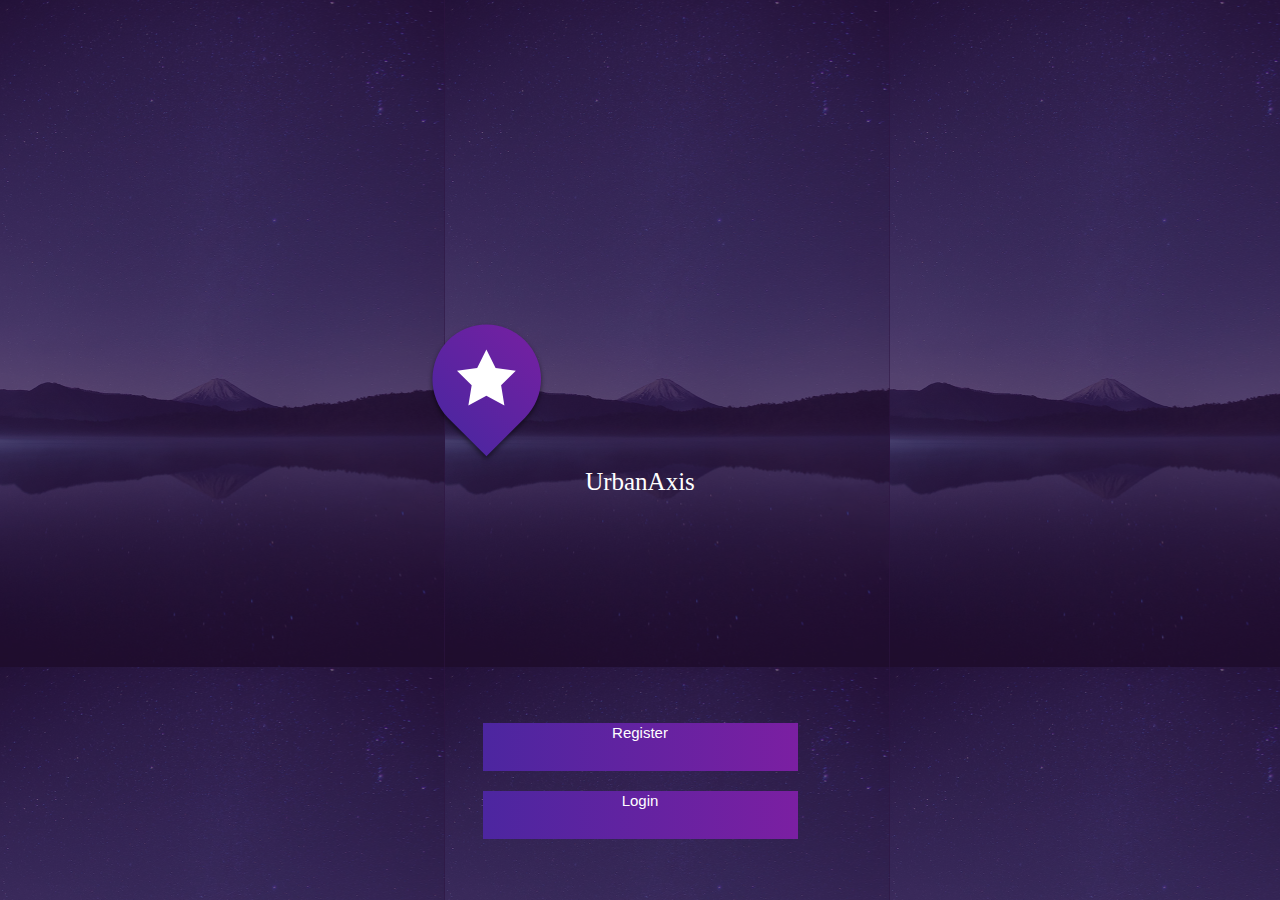
<file: index.html>
<!DOCTYPE html>
<html lang="en">
<head>
    <meta charset="UTF-8">
    <meta name="viewport" content="width=device-width, initial-scale=1.0">
    <meta http-equiv="X-UA-Compatible" content="ie=edge">
    <title>Start side</title>
    <link rel="stylesheet" href="./styles/index.css">
</head>
<body class="background">
    <main>
        <figure class="img-container">
            <img src="./assets/images/Group 163.png">
        </figure>
        <h1 class="h1style h1style--center">UrbanAxis</h1>
        <button class="pstyle start-button"><a class="start-button--white" href="./register.html">Register</a></button>
        <button class="pstyle start-button"><a class="start-button--white" href="./login.html">Login</a></button>
    </main>
</body>
</html>
</file>
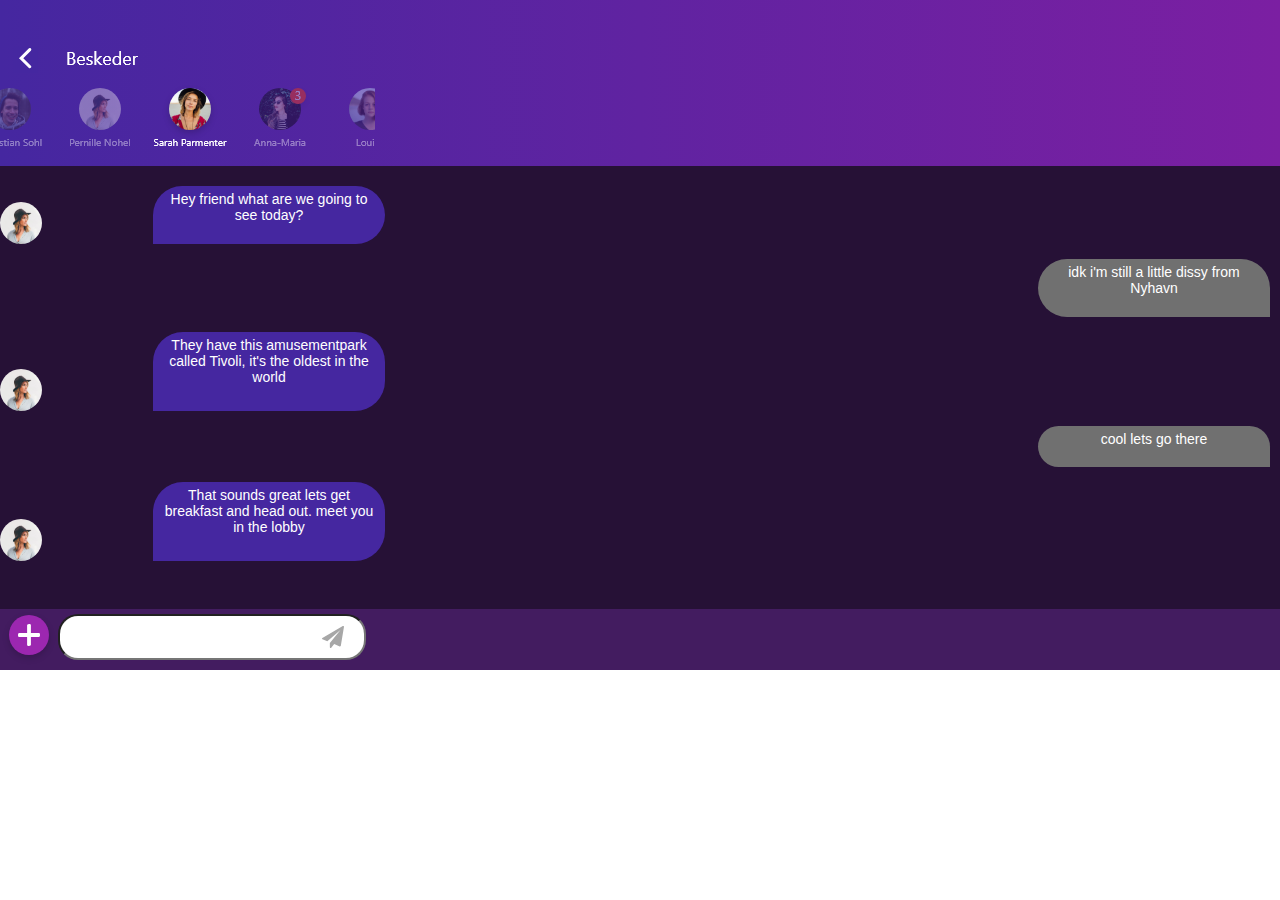
<file: Beskedpanel.html>
<!DOCTYPE html>
<html lang="en">
<head>
    <meta charset="UTF-8">
    <meta name="viewport" content="width=device-width, initial-scale=1.0">
    <meta http-equiv="X-UA-Compatible" content="ie=edge">
    <title>Besked Panel</title>
    <link rel="stylesheet" href="./styles/Beskedpanel.css">
</head>

<body>
    <header class="header">
        <figure class="header__figure">
            <button class="header__1 setup__prior"><img src="./assets/images/pil.png" alt="pil"></button>
            <img class="header__2" src="./assets/images/Group 1.png" alt="">
        </figure>
    </header>
    <main class="background">
        <img class="img--one" src="./assets/images/girl.png" alt="">
        <div class="boxblue boxblue--one">
            <p class="textstyle">Hey friend what are we going to see today?</p>
        </div>
        <div class="boxgrey boxgrey--one">
            <p class="textstyle">idk i'm still a little dissy from Nyhavn</p>
        </div>
        <img class="img--two" src="./assets/images/girl.png" alt="">
        <div class="boxblue boxblue--two">
            <p class="textstyle">They have this amusementpark called Tivoli, it's the oldest in the world</p>
        </div>
        <div class="boxgrey boxgrey--two">
            <p class="textstyle">cool lets go there</p>
        </div>
        <img class="img--three" src="./assets/images/girl.png" alt="">
        <div class="boxblue boxblue--three">
            <p class="textstyle">That sounds great lets get breakfast and head out. meet you in the lobby</p>
        </div>
    </main>
    <footer class="footer">
        <figure>
            <img src="./assets/images/Plus Media.png" alt="">
        </figure>
        <form class="form-wrapper">
            <input class="form" type="text"> 
        </form>
    </footer>
    <script src="./assets/scripts/map.js"></script>
</body>

</html>
</file>
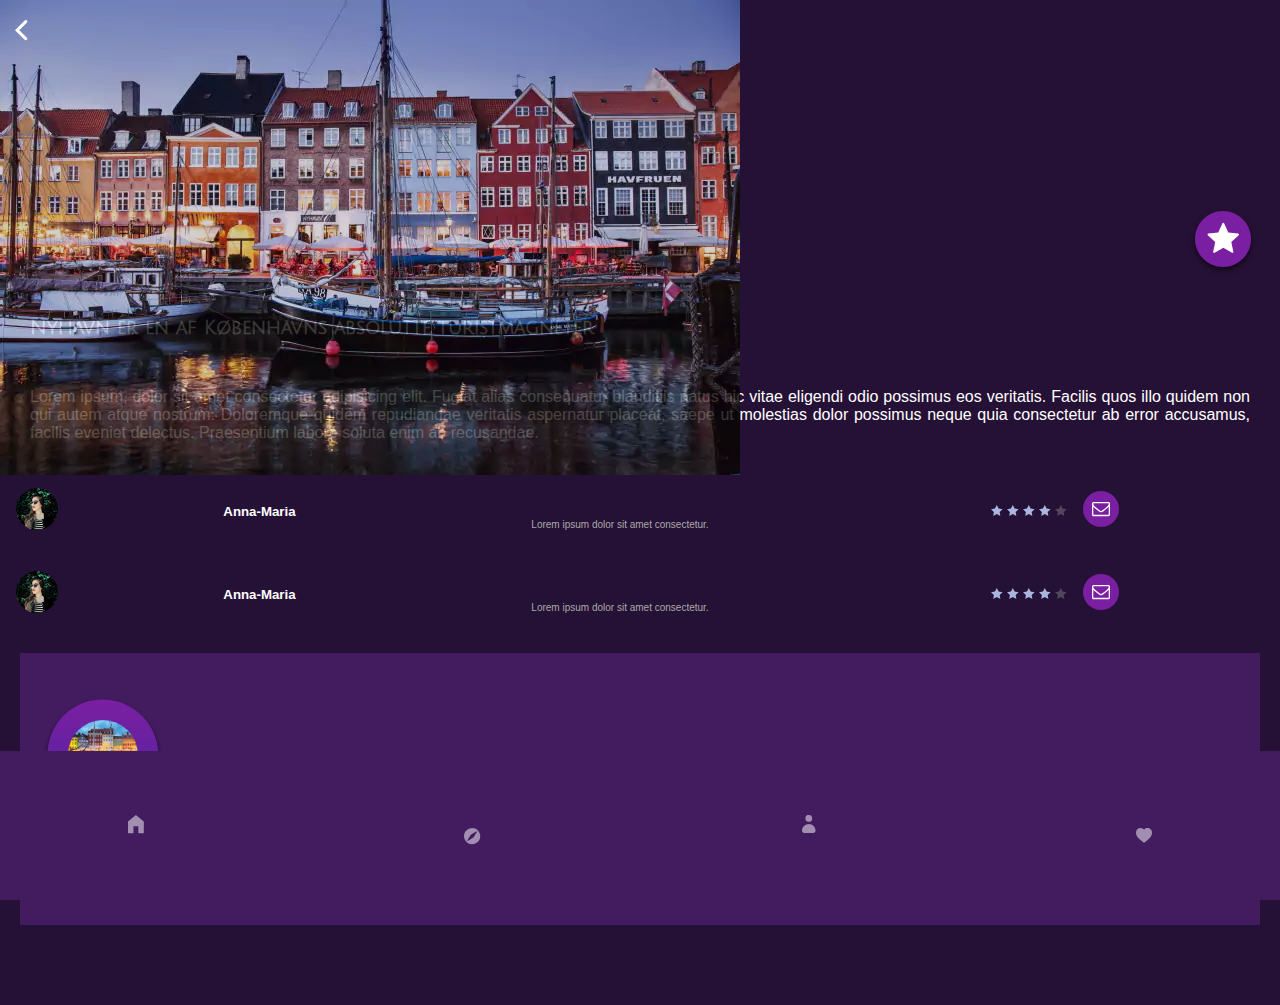
<file: detajleside.html>
<!DOCTYPE html>
<html lang="en">

<head>
    <meta charset="UTF-8">
    <meta name="viewport" content="width=device-width, initial-scale=1.0">
    <meta http-equiv="X-UA-Compatible" content="ie=edge">
    <link rel="stylesheet" href="./styles/detaljeside.css">
    <link href="https://fonts.googleapis.com/css?family=Julius+Sans+One" rel="stylesheet">
    <link rel="stylesheet" href="./styles/footer.css">
    <script src="./assets/scripts/map.js"></script>
    <title>Document</title>
</head>

<body>
    <div class="topcontainer">
        <img class="backbutton setup__prior" src="./assets/images/tilbageknap.png" alt="backbutton">
        <img class="topcontainer__mainpicture" src="./assets/images/nyhavn.jpg" alt="picture">
        <img class="topcontainer__starbutton" src="./assets/images/stjerne.png" alt="">
        <div class="infocontainer">
            <h3 class="infocontainer__h3">Nyhavn er en af Københavns absolutte turistmagneter</h3>
            <p class="p">
                <p>Lorem ipsum, dolor sit amet consectetur adipisicing elit. Fugiat alias consequatur blanditiis natus
                    hic vitae eligendi odio possimus eos veritatis. Facilis quos illo quidem non qui autem atque
                    nostrum. Doloremque quidem repudiandae veritatis aspernatur placeat, saepe ut molestias dolor
                    possimus neque quia consectetur ab error accusamus, facilis eveniet delectus. Praesentium labore
                    soluta enim ab recusandae.</p>
        </div>
        <div class="profilmail">
            <img class="profilmail__profilimg" src="./assets/images/Avatar.png" alt="profilimg">
            <div class="information information--position-one">
                <h5 class="name">Anna-Maria</h5>
                <img class="rating" src="./assets/images/Rating.png" alt="rating">
                <p class="anmeldelser">Lorem ipsum dolor sit amet consectetur.</p>
            </div>
            <img class="mailbutton mailbutton--positon-one" src="./assets/images/Message Symbol.png" alt="mailbutton">
            <img class="profilmail__profilimg" src="./assets/images/Avatar.png" alt="profilimg">
            <div class="information information--position-two">
                <h5 class="name">Anna-Maria</h5>
                <img class="rating" src="./assets/images/Rating.png" alt="rating">
                <p class="anmeldelser">Lorem ipsum dolor sit amet consectetur.</p>
            </div>
            <img class="mailbutton mailbutton--positon-one" src="./assets/images/Message Symbol.png" alt="mailbutton">
        </div>
    </div>

    <div class="commentform">
        <h4>Nyhavn</h4>
        <img class="formrating" src="./assets/images/Rating.png" alt="">
        <img class="formimg1" src="./assets/images/Path 114.png" alt="">
        <img class="formimg2" src="./assets/images/Mask Group 6.png" alt=""> 
        <form class="commentform__form" action="" method="">
                <label for="kommentar"></label>
                <textarea name="kommentar" id="kommentar" cols="40" rows="5"></textarea>
        </form>
    </div>
    <footer class="footer">
            <a class="footer__position" href="oplev.html"><img src="./assets/images/home.png" alt="Home"></a>
            <a class="footer__position footer__position--align footer__position--show" href="map.html"><img src="./assets/images/map.png" alt="Map"></a>
            <a class="footer__position" href="profilom.html"><img src="./assets/images/om.png" alt="om"></a>
            <a class="footer__position footer__position--align" href="profilfavoriter.html"><img src="./assets/images/favorit.png" alt="favorit"></a>
        </footer>
</body>

</html>
</file>
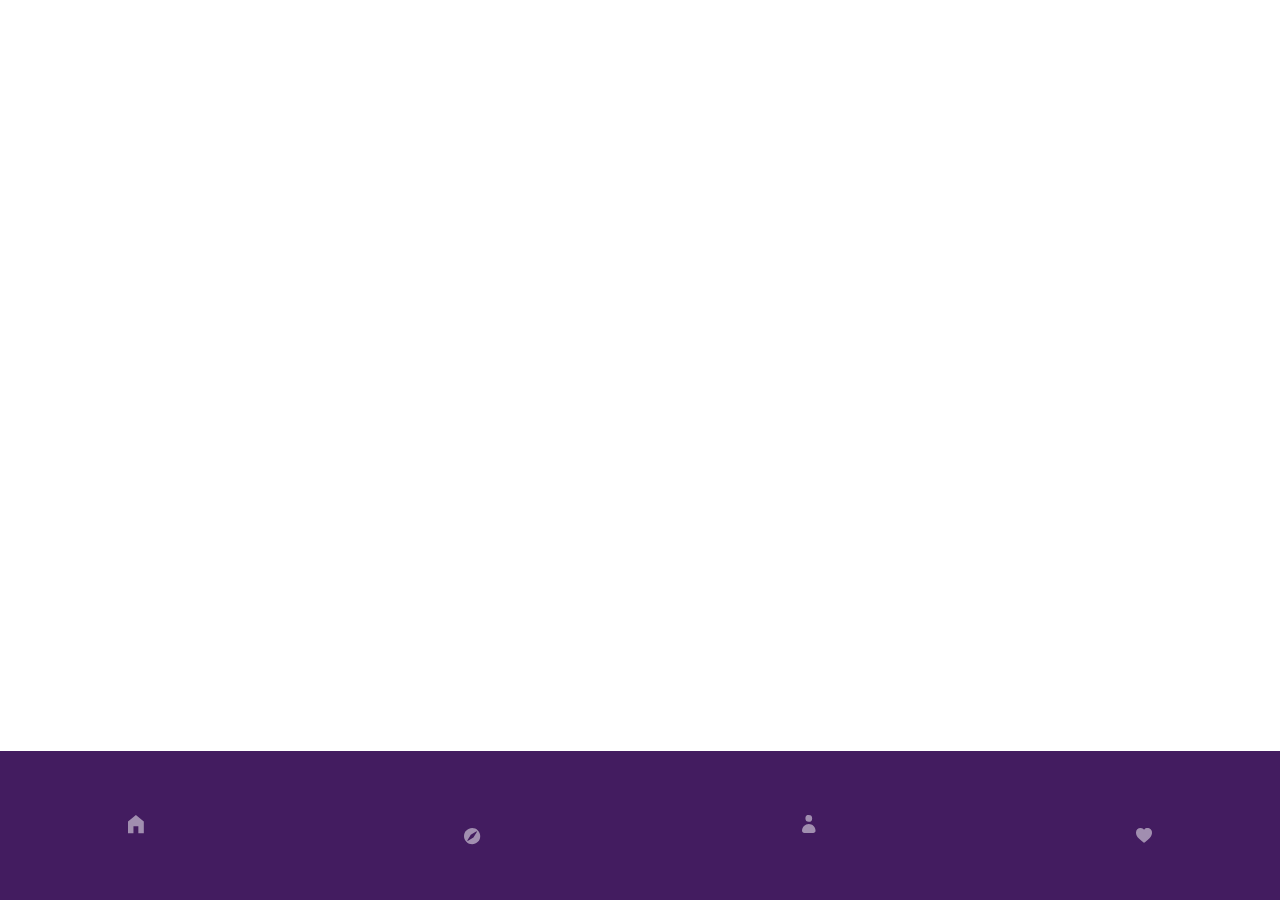
<file: footer.html>
<!DOCTYPE html>
<html lang="en">
<head>
    <meta charset="UTF-8">
    <meta name="viewport" content="width=device-width, initial-scale=1.0">
    <meta http-equiv="X-UA-Compatible" content="ie=edge">
    <link rel="stylesheet" href="./styles/footer.css">
    <title>Document</title>
</head>
<body>
    <footer class="footer">
        <a class="footer__position" href="oplev.html"><img src="./assets/images/home.png" alt="Home"></a>
        <a class="footer__position footer__position--align footer__position--show" href="map.html"><img src="./assets/images/map.png" alt="Map"></a>
        <a class="footer__position" href="profilom.html"><img src="./assets/images/om.png" alt="om"></a>
        <a class="footer__position footer__position--align" href="profilfavoriter.html"><img src="./assets/images/favorit.png" alt="favorit"></a>
    </footer>
</body>
</html>
</file>
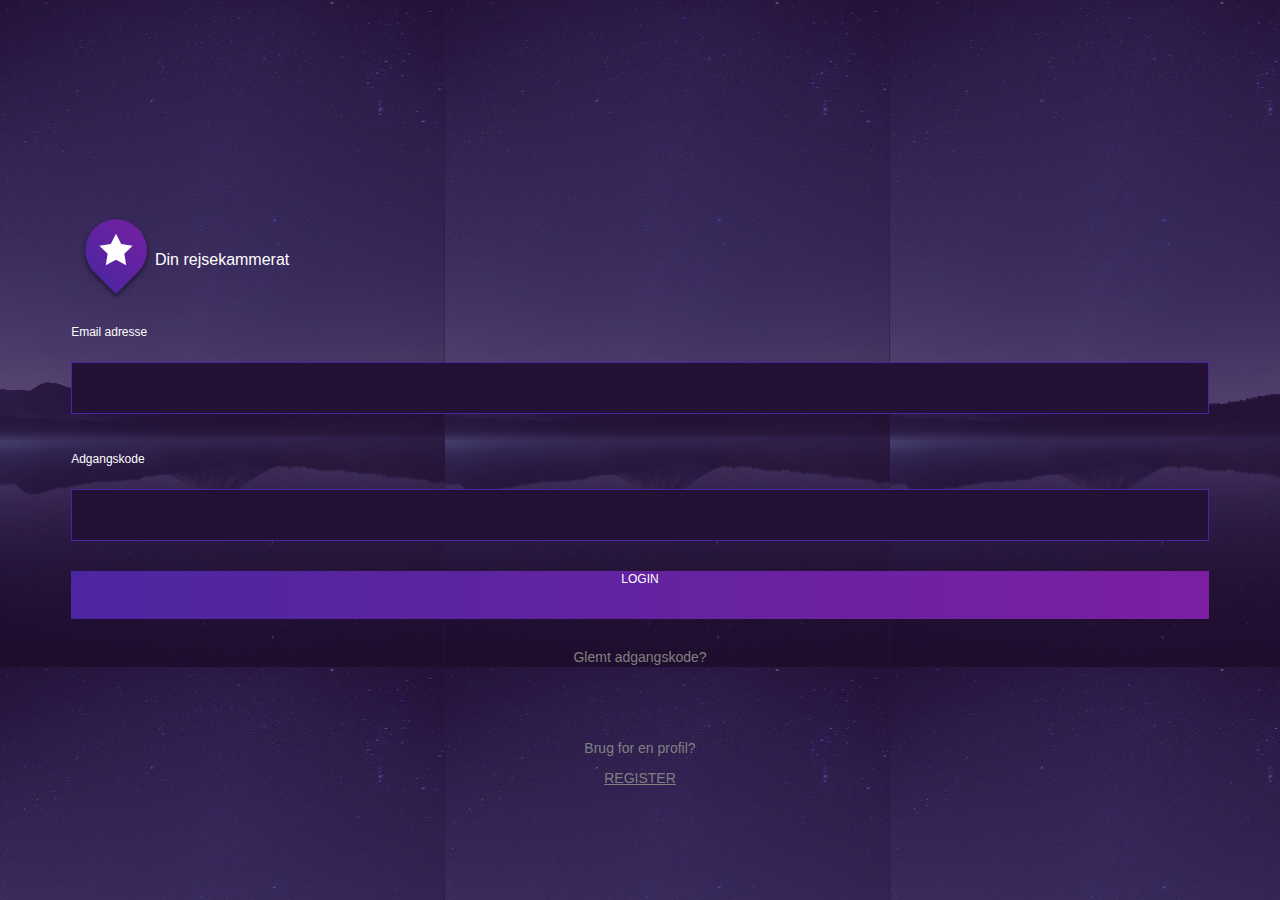
<file: login.html>
<!DOCTYPE html>
<html lang="en">
<head>
    <meta charset="UTF-8">
    <meta name="viewport" content="width=device-width, initial-scale=1.0">
    <meta http-equiv="X-UA-Compatible" content="ie=edge">
    <title>Login</title>
    <link rel="stylesheet" href="./styles/login.css">
</head>
<body class="background">
    <main>
        <figure class="img-container">
            <img class="img-container--img" src="./assets/images/register.png">
            <p class="img-container--pstyle">Din rejsekammerat</p>
        </figure>
        <form action="" class="form-container">
            <label class="form-container__label" for="mail">Email adresse</label>
            <br>
            <input class="form-container__input" id="mail" name="mail" type="mail" required minlength="5" maxlength="15">
            <br>
            <label class="form-container__label" for="pw">Adgangskode</label>
            <br>
            <input class="form-container__input" id="pw" name="password" type="password" required minlength="8" maxlength="15">
        </form>
        <button class="pstyle start-button"><a class="start-button--white" href="./oplev.html">LOGIN</a></button>
        <p class="pstyle__last">Glemt adgangskode?</p>
    </main>
    <footer class="footerstyle">
        <p class="pstyle__last">Brug for en profil?</p>
        <p class="pstyle__last"><a class="pstyle__last--line" href="./register.html">REGISTER</a></p>
    </footer>
    <script src="./assets/scripts/login.js"></script>










    
</body>
</html>
</file>
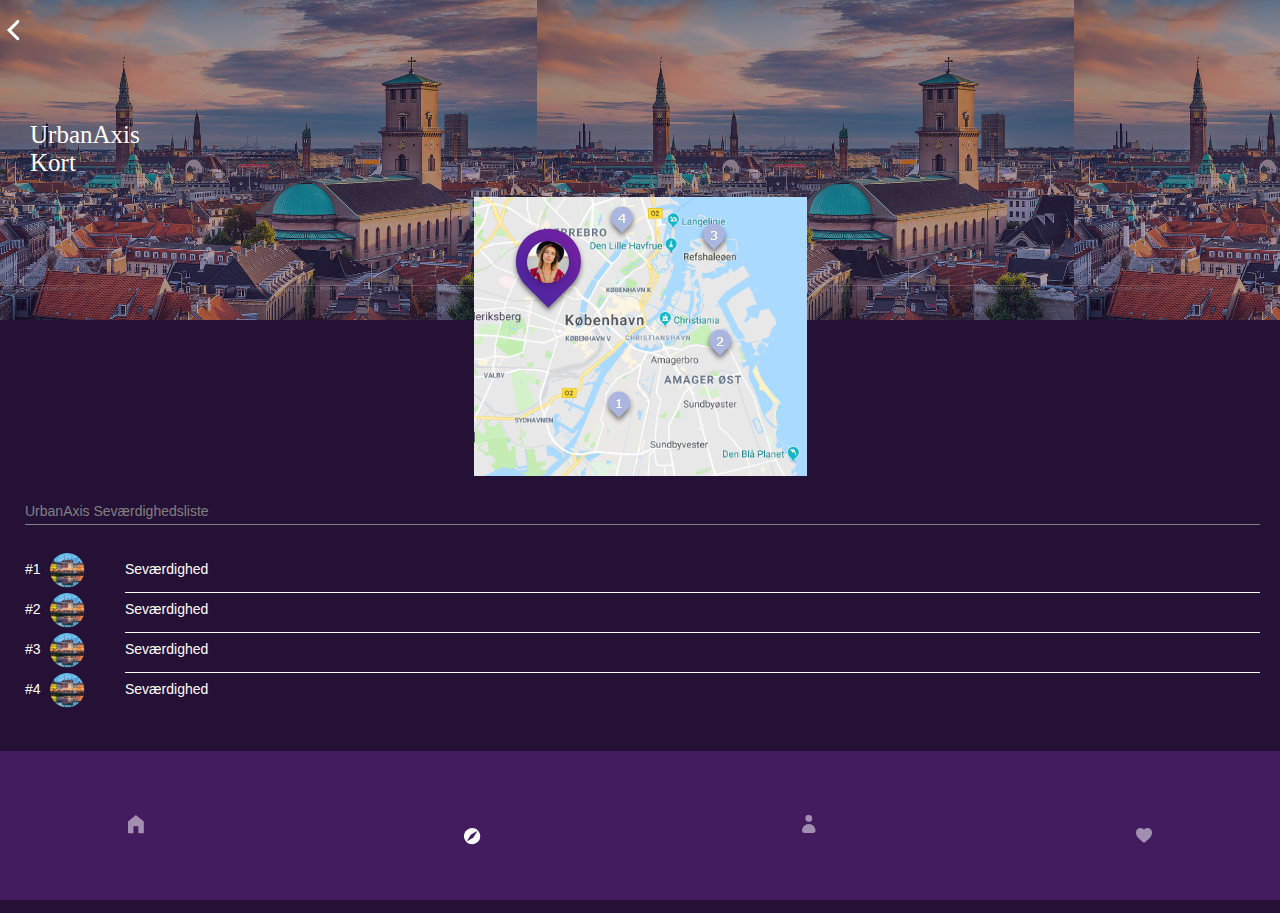
<file: map.html>
<!DOCTYPE html>
<html lang="en">
<head>
    <meta charset="UTF-8">
    <meta name="viewport" content="width=device-width, initial-scale=1.0">
    <meta http-equiv="X-UA-Compatible" content="ie=edge">
    <link rel="stylesheet" href="./styles/map.css">
    <link rel="stylesheet" href="./styles/footer.css">
    <title>Map</title>
</head>
<body class="margin">
    <main class="setup">
        <img class="setup__prior" src="./assets/images/pil.png">
        <h1 class="h1style">UrbanAxis<br>Kort</h1>
        <img class="setup__img" src="./assets/images/bigmap.png" alt="">
    </main>
    
    <div class="next">
        
        <div class="next--place-one"><p class="next__borderline">UrbanAxis Seværdighedsliste</p></div>
        
        <p pstyle class="pstyle next--place-two">#1</p>
        <img class="next__zindex next__zindex--one" src="./assets/images/profimg.png" alt="">
        <p class="next__text pstyle next__text--one">Seværdighed</p>
        
        <p class="pstyle next--place-three">#2</p>
        <img class="next__zindex next__zindex--two" src="./assets/images/profimg.png" alt="">
        <p class="next__text pstyle next__text--two">Seværdighed</p>
        
        <p class="pstyle next--place-four">#3</p>
        <img class="next__zindex next__zindex--three" src="./assets/images/profimg.png" alt="">
        <p class="next__text pstyle next__text--three">Seværdighed</p>
        
        <p class="pstyle next--place-five">#4</p>
        <img class="next__zindex next__zindex--four" src="./assets/images/profimg.png" alt="">
        <p class="next__text pstyle next__text--four">Seværdighed</p>
        
    </div>
    
    <footer class="footer">
        <a class="footer__position" href="oplev.html"><img src="./assets/images/home.png" alt="Home"></a>
        <a class="footer__position footer__position--align" href="map.html"><img src="./assets/images/map1.png" alt="Map"></a>
        <a class="footer__position" href="profilom.html"><img src="./assets/images/om.png" alt="om"></a>
        <a class="footer__position footer__position--align" href="profilfavoriter.html"><img src="./assets/images/favorit.png" alt="favorit"></a>
    </footer>

    <script src="assets/scripts/map.js"></script>
</body>
</html>
</file>
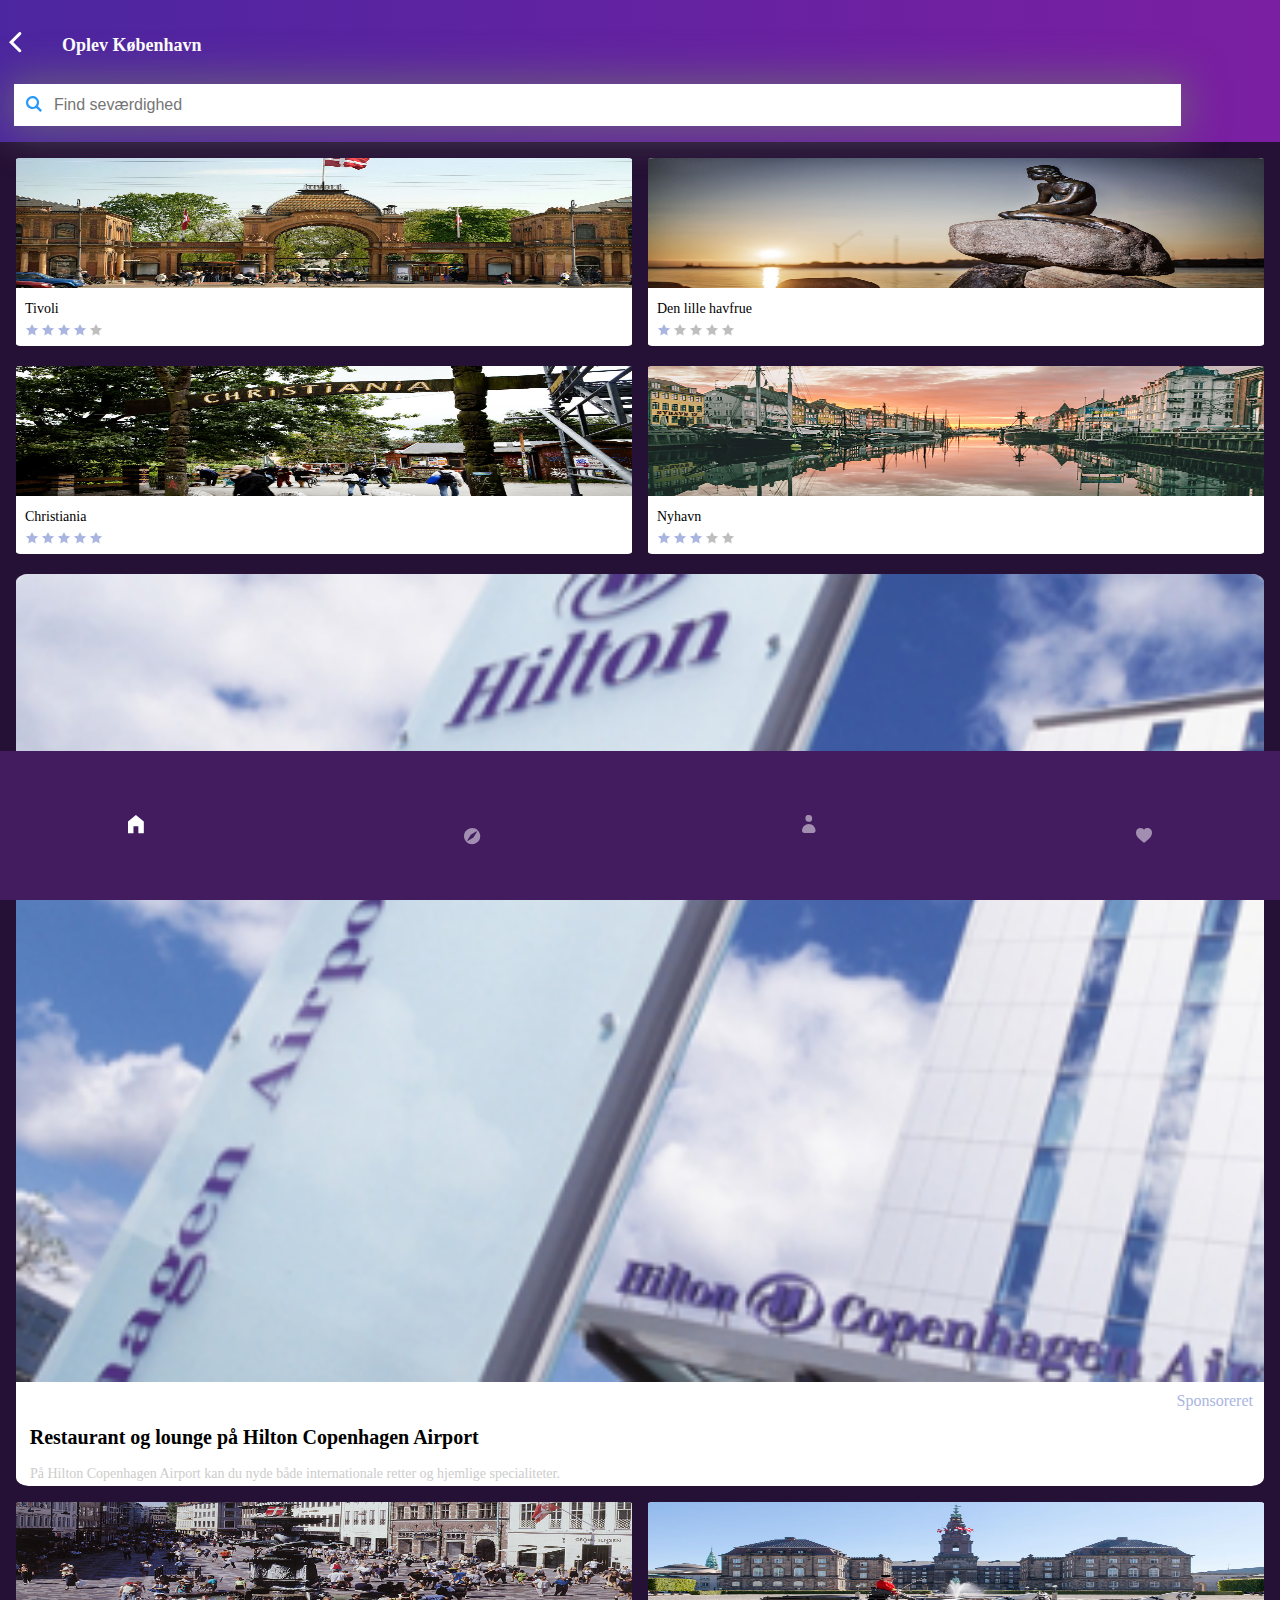
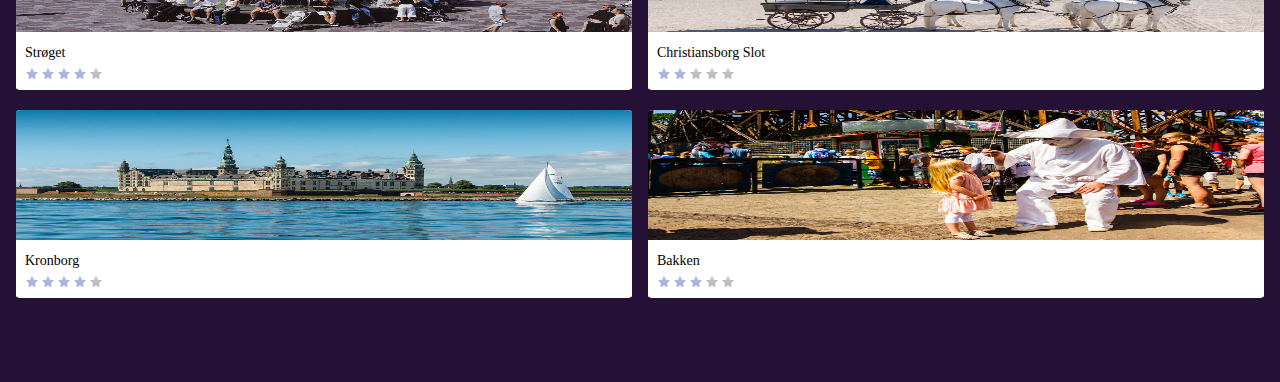
<file: oplev.html>
<!DOCTYPE html>
<html lang="en">

<head>
    <meta charset="UTF-8">
    <meta name="viewport" content="width=device-width, initial-scale=1.0">
    <meta http-equiv="X-UA-Compatible" content="ie=edge">
    <link rel="stylesheet" href="./styles/footer.css">
    <link rel="stylesheet" href="./styles/oplev.css">
    <title>Oplev København</title>
</head>

<body>
    <header class='header-container'>
        <img class='header-container__back setup__prior' src='./assets/images/pil.png'>
        <h1 class='header-container__titel'>Oplev København</h1>
        <input class='header-container__search' type='text' name='search' placeholder='Find seværdighed'>
    </header>
    <div class='card-container'>
        <figure class='card-container__card card1'>
            <a href="detajleside.html" class='card-container__card-link'>
                <img class='card-container__card-image' src='./assets/images/indhold/Tivoli.png'>
                <figcaption class='card-container__card-titel'>Tivoli</figcaption>
                <figure class='card-container__ratingstars'>
                    <img class='card-container__ratingstar--checked' src='./assets/images/star-checked.png'>
                    <img class='card-container__ratingstar--checked' src='./assets/images/star-checked.png'>
                    <img class='card-container__ratingstar--checked' src='./assets/images/star-checked.png'>
                    <img class='card-container__ratingstar--checked' src='./assets/images/star-checked.png'>
                    <img class='card-container__ratingstar--unchecked' src='./assets/images/star-unchecked.png'>
                </figure>
            </a>
        </figure>
        <figure class='card-container__card card2'>
            <a href="detajleside.html" class='card-container__card-link'>
                <img class='card-container__card-image' src='./assets/images/indhold/lillehavfrue.png'>
                <figcaption class='card-container__card-titel'>Den lille havfrue</figcaption>
                <figure class='card-container__ratingstars'>
                    <img class='card-container__ratingstar--checked' src='./assets/images/star-checked.png'>
                    <img class='card-container__ratingstar--checked' src='./assets/images/star-unchecked.png'>
                    <img class='card-container__ratingstar--checked' src='./assets/images/star-unchecked.png'>
                    <img class='card-container__ratingstar--checked' src='./assets/images/star-unchecked.png'>
                    <img class='card-container__ratingstar--unchecked' src='./assets/images/star-unchecked.png'>
                </figure>
            </a>
        </figure>
        <figure class='card-container__card card3'>
            <a href="detajleside.html" class='card-container__card-link'>
                <img class='card-container__card-image' src='./assets/images/indhold/christiania.png'>
                <figcaption class='card-container__card-titel'>Christiania</figcaption>
                <figure class='card-container__ratingstars'>
                    <img class='card-container__ratingstar--checked' src='./assets/images/star-checked.png'>
                    <img class='card-container__ratingstar--checked' src='./assets/images/star-checked.png'>
                    <img class='card-container__ratingstar--checked' src='./assets/images/star-checked.png'>
                    <img class='card-container__ratingstar--checked' src='./assets/images/star-checked.png'>
                    <img class='card-container__ratingstar--checked' src='./assets/images/star-checked.png'>
                </figure>
            </a>
        </figure>
        <figure class='card-container__card card4'>
            <a href="detajleside.html" class='card-container__card-link'>
                <img class='card-container__card-image' src='./assets/images/indhold/nyhavn.png'>
                <figcaption class='card-container__card-titel'>Nyhavn</figcaption>
                <figure class='card-container__ratingstars'>
                    <img class='card-container__ratingstar--checked' src='./assets/images/star-checked.png'>
                    <img class='card-container__ratingstar--checked' src='./assets/images/star-checked.png'>
                    <img class='card-container__ratingstar--checked' src='./assets/images/star-checked.png'>
                    <img class='card-container__ratingstar--unchecked' src='./assets/images/star-unchecked.png'>
                    <img class='card-container__ratingstar--unchecked' src='./assets/images/star-unchecked.png'>
                </figure>
            </a>
        </figure>

        <figure class='commercial-container'>
            <img class='commercial-container-image' src='./assets/images/commercial.png'>
            <p class='commercial-container__sponsor'>Sponsoreret</p>
            <h1 class='commercial-container__titel'>Restaurant og lounge på Hilton Copenhagen Airport</h1>
            <p class='commercial-container__text'>På Hilton Copenhagen Airport kan du nyde både internationale retter og
                hjemlige specialiteter.</p>
        </figure>

        <figure class='card-container__card card5'>
            <a href="detajleside.html" class='card-container__card-link'>
                <img class='card-container__card-image' src='./assets/images/indhold/strøget.png'>
                <figcaption class='card-container__card-titel'>Strøget</figcaption>
                <figure class='card-container__ratingstars'>
                    <img class='card-container__ratingstar--checked' src='./assets/images/star-checked.png'>
                    <img class='card-container__ratingstar--checked' src='./assets/images/star-checked.png'>
                    <img class='card-container__ratingstar--checked' src='./assets/images/star-checked.png'>
                    <img class='card-container__ratingstar--checked' src='./assets/images/star-checked.png'>
                    <img class='card-container__ratingstar--unchecked' src='./assets/images/star-unchecked.png'>
                </figure>
            </a>
        </figure>
        <figure class='card-container__card card6'>
            <a href="detajleside.html" class='card-container__card-link'>
                <img class='card-container__card-image' src='./assets/images/indhold/christiansborg-slot.png'>
                <figcaption class='card-container__card-titel'>Christiansborg Slot</figcaption>
                <figure class='card-container__ratingstars'>
                    <img class='card-container__ratingstar--checked' src='./assets/images/star-checked.png'>
                    <img class='card-container__ratingstar--checked' src='./assets/images/star-checked.png'>
                    <img class='card-container__ratingstar--unchecked' src='./assets/images/star-unchecked.png'>
                    <img class='card-container__ratingstar--unchecked' src='./assets/images/star-unchecked.png'>
                    <img class='card-container__ratingstar--unchecked' src='./assets/images/star-unchecked.png'>
                </figure>
            </a>
        </figure>

        <figure class='card-container__card card7'>
            <a href="detajleside.html" class='card-container__card-link'>
                <img class='card-container__card-image' src='./assets/images/indhold/kronborg.png'>
                <figcaption class='card-container__card-titel'>Kronborg</figcaption>
                <figure class='card-container__ratingstars'>
                    <img class='card-container__ratingstar--checked' src='./assets/images/star-checked.png'>
                    <img class='card-container__ratingstar--checked' src='./assets/images/star-checked.png'>
                    <img class='card-container__ratingstar--checked' src='./assets/images/star-checked.png'>
                    <img class='card-container__ratingstar--checked' src='./assets/images/star-checked.png'>
                    <img class='card-container__ratingstar--unchecked' src='./assets/images/star-unchecked.png'>
                </figure>
            </a>
        </figure>
        <figure class='card-container__card card8'>
            <a href="detajleside.html" class='card-container__card-link'>
                <img class='card-container__card-image' src='./assets/images/indhold/bakken.png'>
                <figcaption class='card-container__card-titel'>Bakken</figcaption>
                <figure class='card-container__ratingstars'>
                    <img class='card-container__ratingstar--checked' src='./assets/images/star-checked.png'>
                    <img class='card-container__ratingstar--checked' src='./assets/images/star-checked.png'>
                    <img class='card-container__ratingstar--checked' src='./assets/images/star-checked.png'>
                    <img class='card-container__ratingstar--unchecked' src='./assets/images/star-unchecked.png'>
                    <img class='card-container__ratingstar--unchecked' src='./assets/images/star-unchecked.png'>
                </figure>
            </a>
        </figure>
    </div>
    <footer class="footer">
        <a class="footer__position" href="oplev.html"><img src="./assets/images/home1.png" alt="Home"></a>
        <a class="footer__position footer__position--align footer__position--show" href="map.html"><img
                src="./assets/images/map.png" alt="Map"></a>
        <a class="footer__position" href="profilom.html"><img src="./assets/images/om.png" alt="om"></a>
        <a class="footer__position footer__position--align" href="profilfavoriter.html"><img
                src="./assets/images/favorit.png" alt="favorit"></a>
    </footer>
</body>
<script src='./assets/scripts/map.js'></script>

</html>
</file>
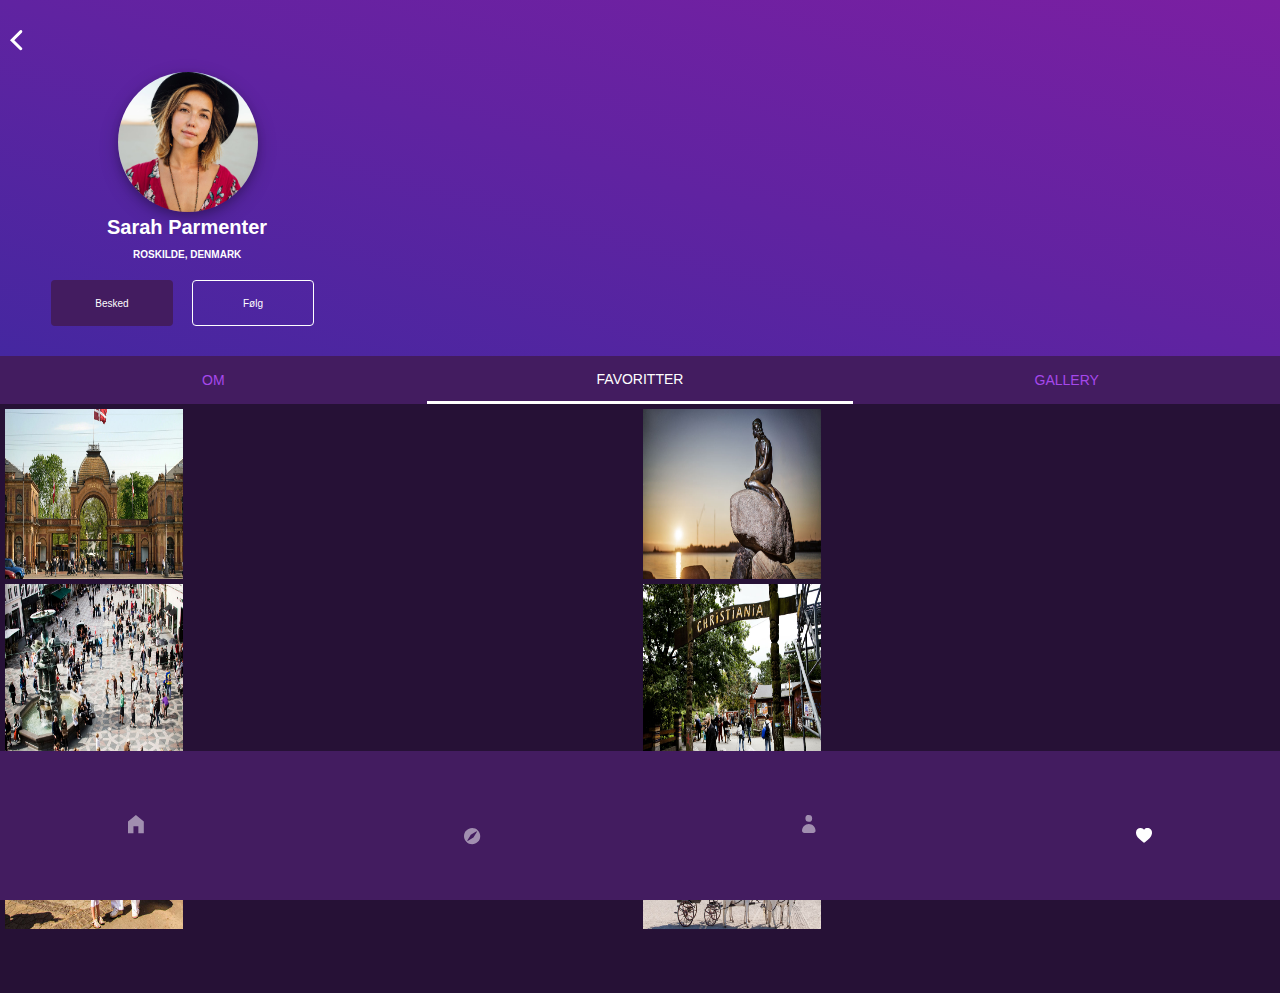
<file: profilfavoriter.html>
<!DOCTYPE html>
<html lang="en">

<head>
    <meta charset="UTF-8">
    <meta name="viewport" content="width=device-width, initial-scale=1.0">
    <meta http-equiv="X-UA-Compatible" content="ie=edge">
    <link rel="stylesheet" href="./styles/profilfavoriter.css">
    <link rel="stylesheet" href="./styles/navbar.css">
    <link rel="stylesheet" href="./styles/footer.css">
    <title>Document</title>
</head>

<body>
    <header class="profil">
        <img class="profil__tilbage setup__prior" src="./assets/images/tilbage.png" alt="Tilbage">
        <img class="profil__billede" src="./assets/images/Top Bar.png" alt="Profilbillede">
        <h1 class="profil__navn">Sarah Parmenter</h1>
        <h2 class="profil__by">ROSKILDE, DENMARK</h2>
        <a href="./Beskedpanel.html"><button class="profil__button__besked">Besked</button></a> 
        <button class="profil__button__følg">Følg</button>
    </header>
    <main>
    <!--NAVBAR-->
    <nav class="navbar">
        <div class="navbar__box">
            <a class="navbar__box__link" href="./profilom.html">OM</a>
        </div>
        <div class="navbar__box--active">
            <a class="navbar__box__link--active" href="./profilfavoriter.html">FAVORITTER</a>
        </div>
        <div class="navbar__box">
            <a class="navbar__box__link" href="./profilgalleri.html">GALLERY</a>
        </div>
    </nav>
    <!--NAVBAR SLUT-->
        <div class="billedgrid">
            <img class="billedgrid__billede" src="./assets/images/indhold/Tivoli.png" alt="Tivoli">
            <img class="billedgrid__billede" src="./assets/images/indhold/Denlillehavfrue.jpg" alt="Den Lille Havfrue">
            <img class="billedgrid__billede" src="./assets/images/indhold/Strøget.jpg" alt="Strøget">
            <img class="billedgrid__billede" src="./assets/images/indhold/christiania.png" alt="Christiania">
            <img class="billedgrid__billede" src="./assets/images/indhold/bakken.png" alt="Bakken">
            <img class="billedgrid__billede" src="./assets/images/indhold/christiansborg-slot.png" alt="christiansborg Slot">
        </div>
    </main>
    <footer class="footer">
            <a class="footer__position" href="oplev.html"><img src="./assets/images/home.png" alt="Home"></a>
            <a class="footer__position footer__position--align footer__position--show" href="map.html"><img src="./assets/images/map.png" alt="Map"></a>
            <a class="footer__position" href="profilom.html"><img src="./assets/images/om.png" alt="om"></a>
            <a class="footer__position footer__position--align" href="profilfavoriter.html"><img src="./assets/images/favorit1.png" alt="favorit"></a>
        </footer>
        <script src="./assets/scripts/map.js"></script>
</body>

</html>
</file>
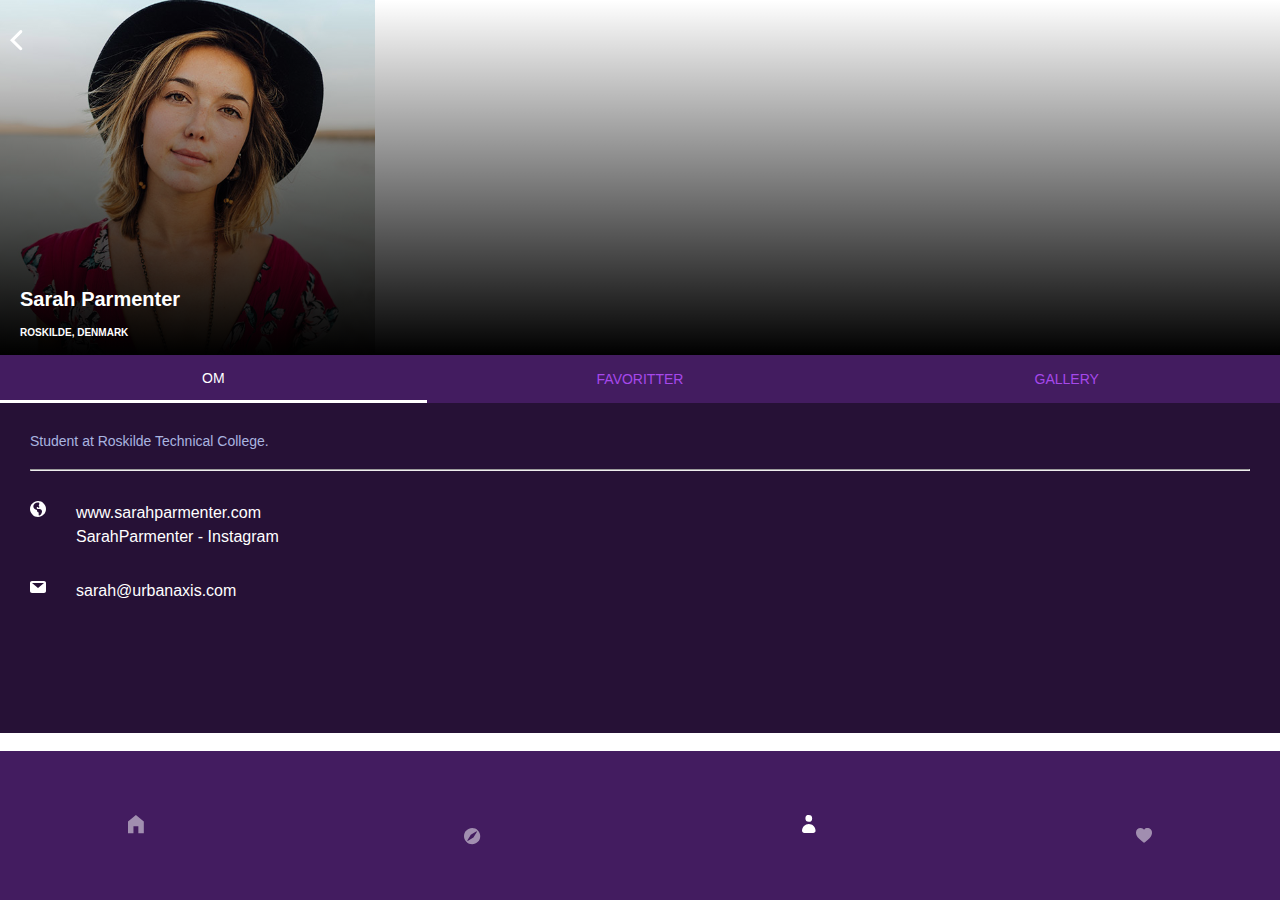
<file: profilom.html>
<!DOCTYPE html>
<html lang="en">

<head>
    <meta charset="UTF-8">
    <meta name="viewport" content="width=device-width, initial-scale=1.0">
    <meta http-equiv="X-UA-Compatible" content="ie=edge">
    <link rel="stylesheet" href="./styles/profilom.css">
    <link rel="stylesheet" href="./styles/navbar.css">
    <link rel="stylesheet" href="./styles/footer.css">
    <title>Profil</title>
</head>

<body>
    <header class="profil">
        <img class="profil__tilbage setup__prior"  src="./assets/images/tilbage.png" alt="tilbage">
        <img class="profil__billede" src="./assets/images/Top Bar.png" alt="profilbillede">
        <h1 class="profil__navn">Sarah Parmenter</h1>
        <h2 class="profil__by">ROSKILDE, DENMARK</h2>
    </header>
    <!--NAVBAR-->
    <nav class="navbar">
        <div class="navbar__box--active" >
            <a class="navbar__box__link--active" href="./profilom.html">OM</a>
        </div>
        <div class="navbar__box" >
            <a class="navbar__box__link" href="./profilfavoriter.html">FAVORITTER</a>
        </div>
        <div class="navbar__box" >
            <a class="navbar__box__link" href="./profilgalleri.html">GALLERY</a>
        </div>
    </nav>
    <!--NAVBAR SLUT-->
    <main>
        <section class="info">
            <p class="info--text">Student at Roskilde Technical College.</p>
            <hr>
            <div class="info__social">
                <img src="./assets/images/Web.png" alt="Web">
                <p>www.sarahparmenter.com <br>SarahParmenter - Instagram</p>
            </div>
            <div class="info__social">
                <img src="./assets/images/Messages.png" alt="Mail">
                <p>sarah@urbanaxis.com</p>
            </div>
        </section>
    </main>
    <footer class="footer">
            <a class="footer__position" href="oplev.html"><img src="./assets/images/home.png" alt="Home"></a>
            <a class="footer__position footer__position--align footer__position--show" href="map.html"><img src="./assets/images/map.png" alt="Map"></a>
            <a class="footer__position" href="profilom.html"><img src="./assets/images/om1.png" alt="om"></a>
            <a class="footer__position footer__position--align" href="profilfavoriter.html"><img src="./assets/images/favorit.png" alt="favorit"></a>
        </footer>
        <script src="./assets/scripts/map.js"></script>
</body>

</html>
</file>
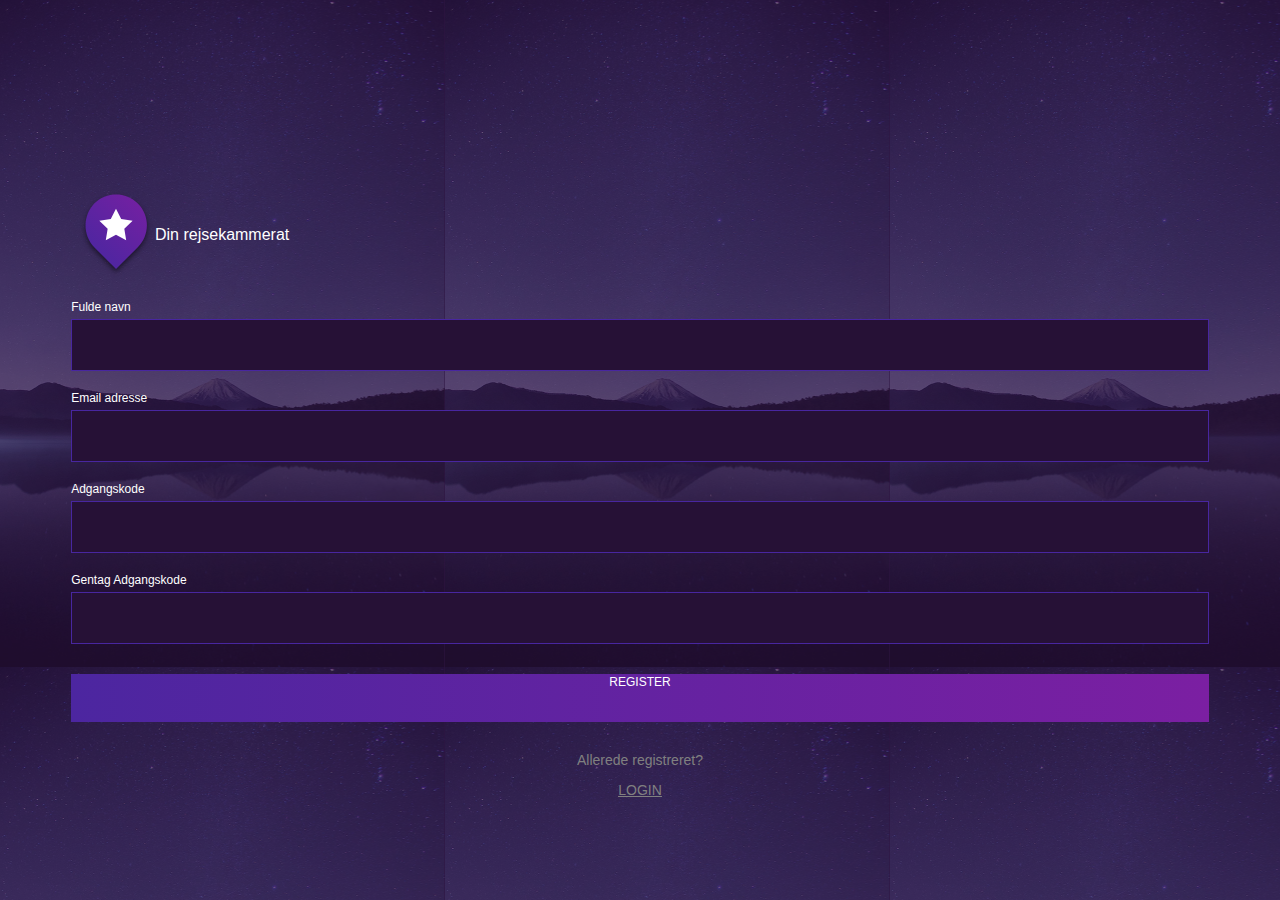
<file: register.html>
<!DOCTYPE html>
<html lang="en">
<head>
    <meta charset="UTF-8">
    <meta name="viewport" content="width=device-width, initial-scale=1.0">
    <meta http-equiv="X-UA-Compatible" content="ie=edge">
    <title>Start side</title>
    <link rel="stylesheet" href="./styles/register.css">
</head>
<body class="background">
    <main>
        <figure class="img-container">
            <img class="img-container--img" src="./assets/images/register.png">
            <p class="img-container--pstyle">Din rejsekammerat</p>
        </figure>
        <form action="" class="form-container">
            <label class="form-container__label" for="username">Fulde navn</label>
            <input class="form-container__input" id="username" name="username" type="text" required minlength="3" maxlength="15" pattern="[a-zA-Z0-9]">
            <label class="form-container__label" for="mail">Email adresse</label>
            <input class="form-container__input" id="mail" name="mail" type="email" required minlength="5" maxlength="15">
            <label class="form-container__label" for="pw">Adgangskode</label>
            <input class="form-container__input" id="pw1" name="password1" type="password" required minlength="8" maxlength="15">
            <label class="form-container__label" for="pw">Gentag Adgangskode</label>
            <input class="form-container__input" name="password2" id="pw2"type="password">
        </form>
        <button class="pstyle start-button">REGISTER</button>
        </main>
    <footer>
        <p class="pstyle__last">Allerede registreret?</p>
        <p class="pstyle__last--line"><a class="pstyle__last--line" href="./login.html">LOGIN</a></p>
    </footer>
   <script src="./assets/scripts/login.js"></script>
</body>
</html>
</file>
<file: styles/index.css>
/* ........name convention BEM.......*/

/*........Block............*/
.h1style{
    font-family: Verdana;
    font-size: 25px;
    font-weight: normal;
}
.pstyle{
    font-family: Arial, Helvetica, sans-serif;
    width: 315px; 
    font-size: 12px;
    height: 48px;
}
.start-button{
    background: linear-gradient(to right,#4C26A0, #7B1FA2);
    color: white;
    border: #707070;
    margin: 20px auto;
    font-size: 15px;
    display: grid;
    justify-content: center;
    align-self: center;
}
.background{
    margin-top: 25%;
    background-image: url(../assets/images/background-main.png);
    background-color: #301545;
}
.img-container{
    width: 108px;
    height: 131px;
    margin-left: 33%;
}
/*...........elements...............*/


/*...........modyfier..................*/
.h1style--center{
    text-align: center;
    color: white;
    margin-bottom: 18%;
}
.start-button--white{
    color: white;
    text-decoration: none;
}
</file>
<file: styles/Beskedpanel.css>
/* ........name convention BEM.......*/

/*........Block............*/
*{
    margin: 0;
}
.header{
    background: linear-gradient(to right,#4527A0, #7B1FA2);
}
.header__figure{
    display: grid;
    grid-template-columns: 1fr 1fr;
    grid-template-rows: 1fr;
}
.background{
    background-color: #261136;
    display: grid;
    grid-template-columns: 10% 1fr;
    grid-auto-rows: auto;
    grid-gap: 15px;
 }
 
 .boxblue{
    background-color: #4527A0;
    width: 232px;
    height: 75px;
    border-radius: 30px 30px 30px 0;
    margin-left: 10px;
 }
 .boxgrey{
    background-color: #707070;
    width: 232px;
    justify-self: flex-end;
    border-radius: 30px 30px 0 30px;
    margin-right: 10px;
 }
 .textstyle{
    padding: 5px 5px 3px 5px;
    font-family: Arial, Helvetica, sans-serif;
    font-size: 14px;
    color: white;
    text-align: center;
    padding: 5px;
 }
 .footer{
     background-color: #431C60;
     height: 61px;
     display: flex;
     align-content: center;
 }
/*...........elements...............*/
.header__1{
    margin: 47px 0 0 1em;
    position: absolute;
    background-color: #4527A0;
    border: none;
}
.header__2{
    margin-top: 1em;
    object-fit: cover;
    width: 375px;
    height: 150px;
}
.form{
    width: 300px;
    height: 40px;
    border-radius: 20px;
    background-image: url("../assets/images/input.png");
    background-repeat: no-repeat;
    background-position: right 20px center;
    margin-top: 5px;
}
/*...........modyfier..................*/
.img--one{
    grid-column: 1 / 2;
    grid-row: 1 / 2;
    align-self: flex-end;
 }
 
 .img--two{
    grid-column: 1 / 2;
    grid-row: 3 / 4;
    align-self: flex-end;
 }
 
 .img--three{
    grid-column: 1 / 2;
    grid-row: 5 / 6;
    align-self: flex-end;
    margin-bottom: 3em;
 }
 
 .boxblue--one{
    margin-top: 20px;
    grid-column: 2 / 3;
    grid-row: 1 / 2;
    height: 58px;
 }
 .boxblue--two{
    grid-column: 2 / 3;
    grid-row: 3 / 4;
    height: 79px;
 }
 .boxblue--three{
    grid-column: 2 / 3;
    grid-row: 5 / 6;
    height: 79px;
    margin-bottom: 3em;
 }
 .boxgrey--one{
    grid-column: 2 / 3;
    grid-row: 2 / 3;
    height: 58px;
 }
 .boxgrey--two{
    grid-column: 2 / 3;
    grid-row: 4 / 5;
    height: 41px;
 }
</file>
<file: styles/detaljeside.css>
/*-------------name convention BEM-----------*/
* {
    margin: 0px;
    padding: 0px;
}

body {
    background-color: #261136;
}


/*-------------block-------------------------*/
.topcontainer {
    display: grid;
    grid-template-columns: 1fr;
    grid-template-rows: 288px 1fr;
    color: white;
    font-family: Arial, Helvetica, sans-serif;
}

.infocontainer {
    padding: 30px 30px 0 30px;
    text-align: justify;
}

.profilmail {
    display: grid;
    grid-template-columns: 1fr 4fr 1fr;
    grid-template-rows: 1fr 1fr;
    height: 166px;
    padding-top: 25px;
    
}

.information {
    display: grid;
    grid-template-columns: 1fr;
    grid-template-rows: 1fr;
}

.commentform {
    display: grid;
    grid-template-columns: 1fr 1fr;
    grid-template-rows: 0.5fr 1.9fr 0.5fr 0.5fr 0.5fr 0.5px 1fr 0.5fr;
    background-color: #431C60;
    margin: 20px;
    margin-bottom: 80px;
    height: 272px;
    
    
    
}



.footer {
    z-index: 3;
    
}


/*-------------element-------------------------*/


.infocontainer__h3 {
   grid-row: 2 / 3;
   text-align: justify;
   padding-bottom: 50px;
   font-family: 'Julius Sans One', sans-serif;
   
}

.infocontainer__p {
    grid-row: 2 / 3;
    font-size: 5px;
    text-align: justify;
    
}

.topcontainer__starbutton {
    position: absolute;
    right: 20px;
    top:205px;
    z-index: 2;
}

.topcontainer__mainpicture {
    object-fit: cover;
    min-height: 100%;
    max-width: 100%;
    opacity: 0.8;
    z-index: 1;
}

.profilmail__profilimg {
    justify-items: center;
    align-self: center;
    padding-left: 16px;
}


.mailbutton {
    justify-items: center;
    align-self: center;
    padding-left: 16px;
}

.anmeldelser {
    grid-column: 1 / 3;
    grid-row: 2 / 3;
    font-size: 10px;
    justify-self: center;
    align-self: center;
    color: darkgrey;
    padding: 0px 50px 20px 10px;
    
}

.name {
    grid-column: 1 / 2;
    grid-row: 1 / 2;
    align-self: flex-end;
    padding-left: 20px;
    padding: 20px 0 0 10px;  
}

.rating {
    grid-column: 2 / 3;
    grid-row: 1 / 2;
    justify-self: flex-start;
    align-self: flex-end;
    padding-bottom: 3px;
   
    
}

.backbutton {
    position: absolute;
    z-index: 2;
    left: 15px;
    top: 20px;
}


h4 {
    grid-column: 2 / 3;
    grid-row: 4;
    justify-self: end;
    align-self: end;
    margin-bottom: 40px;
    margin-right: 20px;
    color: white;
    font-family: 'Julius Sans One', sans-serif;
}

.formrating {
    grid-column: 2 / 3;
    grid-row: 4 / 5;
    justify-self: end;
    align-self: end;
    margin-right: 10px;
    margin-bottom: 20px;
    padding: 0 10px 10px 0;
}

.formimg1 {
    grid-column: 1 / 2;
    grid-row: 2 / 5;
    z-index: 1;
    padding: 20px 0 0 20px;
}

.formimg2 {
    grid-column: 1 / 2;
    grid-row: 2 / 4;
    z-index: 2;
    padding: 45px 0 0 48px;
   
    
}

.commentform__form {
    padding-top: 40px;
    padding-left: 20px;
    padding-right: 20px;
    grid-column: 1 / 3;
    grid-row: 4 / 7;
}




/*-------------modifier-------------------------*/

.information--position-one {
     grid-column: 2 / 3;
     grid-row: 1 / 2;
}

.information--position-two {
    grid-column: 2 / 3;
    grid-row: 2 / 3;
}

.mailbutton--postion-one {
    grid-column: 3 / 4;
    grid-row: 1 / 2;
}

.mailbutton--postion-two {
    grid-column: 3 / 4;
    grid-row: 2 / 3;
}
</file>
<file: styles/footer.css>
/*...........name convention BEM.........*/

*{
    margin: 0;
    padding: 0;
}
/*................block...............*/
.footer{
    display: flex;
    background-color: #431C60;
    justify-content: space-between;
    position: fixed;
    bottom: 0px;
    width: 100%;
}

/*.........elements..........................*/

.footer__position{
    margin: 5% 10% 4% 10%;
}

/*..............modyfier..............*/

.footer__position--align{
    margin-top: 6%;
}
</file>
<file: styles/login.css>
/* ........name convention BEM.......*/

/*........Block............*/
.pstyle{
    font-family: Arial, Helvetica, sans-serif;
    width: 315px; 
    font-size: 12px;
    height: 48px;
}
.start-button{
    background: linear-gradient(to right,#4C26A0, #7B1FA2);
    color: white;
    border: #707070;
    margin: 30px auto;
    font-size: 15px;
    display: flex;
    justify-content: center;
    width: 90%;
    font-family: Arial, Helvetica, sans-serif;
    font-size: 12px;
}
.background{
    background-image: url(../assets/images/background-main.png);
    background-color: #301545;
}
.img-container{
    display: flex;
    padding-bottom: 0;
    margin: 17% 0 0 70px; 
}
.form-container{
    margin-left: 5%;
    margin-right: 5%;
    color: white;
    display: grid;
}
.footerstyle{
    margin-top: 75px;
}
/*...........elements...............*/
.form-container__input{
    background-color: #261136;
    border: solid 1px #4826A0;
    color: white;
    height: 48px;
    margin-top: 5px;
    padding-left: 25px;
    font-family: Arial, Helvetica, sans-serif;
    font-size: 14px;
}
.form-container__label{
    margin-top: 20px;  
    font-size: 12px;
    font-weight: normal;
    font-family: Arial, Helvetica, sans-serif;
}
.pstyle__last{
    text-align: center;
    color: grey;
    font-size: 14px;
    font-family: Arial, Helvetica, sans-serif;
}
/*...........modyfier..................*/
.img-container--pstyle{
    color: white;
    margin: auto;
    margin-left:0;
    font-family: Arial, Helvetica, sans-serif;
}
.pstyle__last--line{
    text-align: center;
    color: grey;
    text-decoration-line: underline;
    text-decoration-color: grey;
    font-size: 14px;
    font-family: Arial, Helvetica, sans-serif;
}
.start-button--white{
    color: white;
    text-decoration: none;
}
</file>
<file: styles/map.css>
/*............name convention BEM............*/

/*........blocks.................*/

.margin{
    margin: 0;
}
.footer{
    z-index: 2;
}

.h1style{
    font-family: Verdana;
    font-size: 25px;
    font-weight: normal;
    color: #ffffff;
    margin: 80px 0 0 30px;
}
.pstyle{
    font-family: Arial, Helvetica, sans-serif;
    font-size: 14px;
    color: #ffffff;
}
.setup{
    background-color: #301545;
    background-image: url(../assets/images/Image5.png);
    object-fit: cover;
    height: 320px;
}
.next{
    display: grid;
    grid-template-columns: 50px 40px 1fr;
    grid-template-rows: 183px 50px 40px 40px 40px 40px 200px;
    background-color: #261136;
}
/*..........elements.............*/

.setup__prior{
    display: block;
    padding: 20px 0 0 7px;
}

.setup__img{
    display: block;
    margin: 20px auto 10px auto;
}

.next__move{
    margin: 180px 21px 0 21.5px;
    padding-bottom: 100px;
}

.next__zindex{
    z-index: 1;
}

.next__borderline{
    border-bottom: solid 1px;
    padding-bottom: 5px;
}

/*.............modyfier..........*/

.next__zindex--one{
    grid-column: 2 / 3;
    grid-row: 3 / 4;
}

.next__zindex--two{
    grid-column: 2 / 3;
    grid-row: 4 / 5;
}

.next__zindex--three{
    grid-column: 2 / 3;
    grid-row: 5 / 6;
}

.next__zindex--four{
    grid-column: 2 / 3;
    grid-row: 6 / 7;
}
.next--place-one{
    grid-column: 1 / 4;
    grid-row: 2 / 3;
    margin: 0 20px 0 25px;
    font-family: Arial, Helvetica, sans-serif;
    font-size: 14px;
    color: gray;
}

.next--place-two{
    grid-column: 1 / 2;
    grid-row: 3 / 4;
    margin: 8px 0 0 25px;
}
.next--place-three{
    grid-column: 1 / 2;
    grid-row: 4 / 5;   
    margin: 8px 0 0 25px; 
}
.next--place-four{
    grid-column: 1 / 2;
    grid-row: 5 / 6;
    margin: 8px 0 0 25px;
}
.next--place-five{
    grid-column: 1 / 2;
    grid-row: 6 / 7;
    margin: 8px 0 0 25px;
}
.next__text--one{
    grid-column: 3 / 4;
    grid-row: 3 / 4;
    margin: 8px 20px 0 35px;
    border-bottom: solid 1px;
}

.next__text--two{
    grid-column: 3 / 4;
    grid-row: 4 / 5;
    margin: 8px 20px 0 35px;
    border-bottom: solid 1px;
}

.next__text--three{
    grid-column: 3 / 4;
    grid-row: 5 / 6;
    margin: 8px 20px 0 35px;
    border-bottom: solid 1px;
}

.next__text--four{
    grid-column: 3 / 4;
    grid-row: 6 / 7;
    margin: 8px 20px 0 35px;
}
</file>
<file: styles/oplev.css>
*{
    margin: 0;
    padding: 0;
}
.h1style{
    font-family: Arial, Helvetica, sans-serif;
}
.pstyle{
    font-family: Arial, Helvetica, sans-serif;
}

            /*Header */  

            /*Blocks */      
.header-container{
    margin: 0;
    padding: 0;
    width: 100%;
    background: linear-gradient(to right,#4C26A0, #7B1FA2);
}
            /*Elements */
.header-container__back{
    position: absolute;
    padding-top: 1.99375em;
    padding-left: 0.53125em; 
}
.header-container__titel{
    font-size: 1.125em;
    padding: 1.9375em 1.25em 0.8125em 3.4375em;
    color: white;
}
.header-container__search {
    z-index: 1;
    border: white;
    box-shadow: 0px 0px 2.5em 0.3125em rgba(112,112,112,0.75);
    box-sizing: border-box;
    font-size: 16px;
    background-color: white;
    background-image: url('../assets/images/search.png');
    background-position: 0.75em 0.75em; 
    background-repeat: no-repeat;
    padding: 0.75em 1.25em 0.75em 2.5em;
    width: 91.2%;
    margin: 0.8125em 0.875em 1em 0.875em;
} 

            /*Cards */

            /*Blocks */
.card-container {
    display: grid;
    grid-template-columns: 1fr 1fr;
    grid-template-rows: 12em 12em 55vw 12em 12em 12em;
    grid-gap: 1em;
    padding: 1em 1em 5em 1em;
    background: #261136;
}
.card-container__card{
    width: 100%;
    height: 11.75em;
}
.card-container__card-link{
    text-decoration: none;
}
.card1{
    grid-row: 1 / 2;
    grid-column: 1 / 2;
}
.card2{
    grid-row: 1 / 2;
    grid-column: 2 / 3;
}
.card3{
    grid-row: 2 / 3;
    grid-column: 1 / 2;
}
.card4{
    grid-row: 2 / 3;
    grid-column: 2 / 3;
}
.card5{
    grid-row: 5 / 6;
    grid-column: 1 / 2;
}
.card6{
    grid-row: 5 / 6;
    grid-column: 2 / 3;
}
.card7{
    grid-row: 6 / 7;
    grid-column: 1 / 2;
}
.card8{
    grid-row: 6 / 7;
    grid-column: 2 / 3;
}

            /*Elements*/
.card-container__card-image{
    width: 100%;
    height: 8.125em;
    border-radius: 1% 1% 0 0;
}
.card-container__card-titel{
    font-size: 14px;
    padding-top: 0.675em;
    padding-left: 0.64375em;
    padding-bottom: 0.36875em;
    color: black;
}
.card-container__ratingstars{
    padding-bottom: 0.7375em;
    padding-left: 0.625em;
}

            /*Modifiers*/
.card-container__card{
    background-color: white;
    border-radius: 1%;
}

            /*Commercial */

            /*Blocks */
.commercial-container{
    grid-row: 3 / 5;
    grid-column: 1 / 3;
    width: 100%;
    background-color: white;
    border-radius: 1%;
}

            /*Elements*/
.commercial-container__sponsor{
    color: #AAB5E0;
    float: right;
}
.commercial-container-image{
    width: 100%;
    object-fit: cover;
    border-radius: 1% 1% 0 0;
}
.commercial-container__sponsor{
    padding-top: 0.375em;
    padding-right: 0.6875em;
}
.commercial-container__titel{
    font-size: 20px;
    padding: 2em 0.6875em 0.5em 0.6875em;
}
.commercial-container__text{
    color: #CCCCCC;
    font-size: 14px;
    padding: 0.5em 1em 1em 1em;
}

.footer{
    max-width: 7.75;
}
</file>
<file: styles/profilfavoriter.css>
html, body{
    width: 100%;
}
*{
    box-sizing: border-box;
    margin: 0;
    padding: 0;
}
.profil{
    background-image: linear-gradient(to bottom left, #7B1FA2, #4527A0);
    height: 356px;
}
.profil__tilbage{
    position: absolute;
    margin: 30px 10px;
}
.profil__billede{
    height: 140px;
    width: 140px;
    margin: 72px 118px 0px 118px;
    border-radius: 50%;
    box-shadow: 0 4px 8px 0 rgba(0, 0, 0, 0.2), 0 6px 20px 0 rgba(0, 0, 0, 0.19);
}
.profil__navn{
    font-family: Arial, Helvetica, sans-serif;
    font-size: 20px;
    color: #ffffff;
    margin: 0px 107px 10px 107px;
}
.profil__by{
    font-family: Arial, Helvetica, sans-serif;
    font-size: 10px;
    color: #ffffff;
    margin: 0px 133px 0px 133px;
}
.profil__button__besked{
    font-family: Arial, Helvetica, sans-serif;
    font-size: 10px;
    color: #ffffff;
    border-radius: 4px;
    background-color: #431C60;
    width: 122px;
    height: 46px;
    margin: 20px 15px 25px 51px;
    border: none;
}
.profil__button__følg{
    font-family: Arial, Helvetica, sans-serif;
    font-size: 10px;
    border-radius: 4px;
    border: solid 1px #ffffff;
    width: 122px;
    height: 46px;
    margin: 20px 51px 25px 0px;
    color: #ffffff;
    background-color: rgba(0,0,0,0);
}
.billedgrid{
    display: grid;
    grid-template-columns: 1fr 1fr;
    grid-template-rows: 1fr 1fr 1fr;
    grid-column-gap: 5px;
    grid-row-gap: 5px;
    padding: 5px 5px 4em 5px;
    background-color: #261136;
}
.billedgrid__billede{
    width: 178px;
    height: 170px;
}
</file>
<file: styles/navbar.css>
/*block*/
.navbar{
    background-color: #431C60;
    height: 48px;
    display: flex;
    justify-content: space-between;
}
/*element*/
.navbar__box{
    width: 33.33%;
    height: 48px;
    display: flex;
    justify-content: center;
}
.navbar__box__link{
    text-decoration: none;
    font-family: Arial, Helvetica, sans-serif;
    font-size: 14px;
    color: #A648EB;
    align-self: center;
}
/*modifier*/
.navbar__box--active{
    width: 33.33%;
    height: 48px;
    display: flex;
    justify-content: center;
    border-bottom: 3px solid #ffffff;
}
.navbar__box__link--active{
    text-decoration: none;
    font-family: Arial, Helvetica, sans-serif;
    font-size: 14px;
    color: #ffffff;
    align-self: center;
}
</file>
<file: styles/profilom.css>
/*...........name convention BEM.........*/
*{
    box-sizing: border-box;
    margin: 0;
    padding: 0;
}
/*block*/
.profil{
    height: 355px;
    background-image: linear-gradient(to bottom, rgba(0,0,0,0), rgba(0,0,0,1));
    display: grid;
    grid-template-columns: 1fr;
    grid-template-rows: 6fr 1fr 1fr;
}
.info{
    padding: 30px 30px 130px 30px;
    background-color: #261136;
}
/*element*/
.profil__tilbage{
    margin: 30px 10px;
}
.profil__billede{
    position: absolute;
    z-index: -1;
}
.profil__navn{
    font-family: Arial, Helvetica, sans-serif;
    font-size: 20px;
    color: #FFFFFF;
    grid-row: 2 / 3;
    align-self: flex-end;
    margin-left: 20px;
}
.profil__by{
    font-family: Arial, Helvetica, sans-serif;
    font-size: 10px;
    color: #FFFFFF;
    grid-row: 3 / 4;
    align-self: center;
    margin-left: 20px;
}

.info--text{
    padding-bottom: 20px;
    color: #AAB5E0;
    font-family: Arial, Helvetica, sans-serif;
    font-size: 14px;

}
.info__social{
    padding-top: 30px;
    font-family: Arial, Helvetica, sans-serif;
    color: #FFFFFF;
    line-height: 1.5;
    display: flex;
}
.info__social img{
    height: 16px;
    width: 16px;
    margin-right: 30px;
}
</file>
<file: styles/register.css>
/* ........name convention BEM.......*/

/*........Block............*/
.h1style{
    font-family: Verdana;
    font-size: 25px;
    font-weight: normal;
}
.pstyle{
    font-family: Arial, Helvetica, sans-serif;
    width: 315px; 
    font-size: 12px;
    height: 48px;
}
.start-button{
    background: linear-gradient(to right,#4C26A0, #7B1FA2);
    color: white;
    border: #707070;
    margin: 30px auto;
    font-size: 15px;
    display: flex;
    justify-content: center;
    width: 90%;
    height: 48px;
    font-family: Arial, Helvetica, sans-serif;
    font-size: 12px;
}
.background{
    background-image: url(../assets/images/background-main.png);
    background-color: #301545;
}
.img-container{
    display: flex;
    padding-bottom: 0;
    margin: 15% 0 0 70px; 
}
.form-container{
    margin-left: 5%;
    margin-right: 5%;
    color: white;
    display: grid;
}
/*...........elements...............*/
.form-container__input{
    background-color: #261136;
    border: solid 1px #4826A0;
    color: white;
    height: 48px;
    margin-top: 5px;
    padding-left: 25px;
    font-family: Arial, Helvetica, sans-serif;
    font-size: 14px;
}
.form-container__label{
    margin-top: 20px;  
    font-size: 12px;
    font-weight: normal;
    font-family: Arial, Helvetica, sans-serif;
}
.pstyle__last{
    text-align: center;
    color: grey;
    font-size: 14px;
    font-family: Arial, Helvetica, sans-serif;
}
/*...........modyfier..................*/
.img-container--pstyle{
    color: white;
    margin: auto;
    margin-left:0;
    font-family: Arial, Helvetica, sans-serif;
}
.pstyle__last--line{
    text-align: center;
    color: grey;
    text-decoration-line: underline;
    text-decoration-color: grey;
    font-size: 14px;
    font-family: Arial, Helvetica, sans-serif;
}
.start-button--white{
    color: white;
    text-decoration: none;
}
</file>
